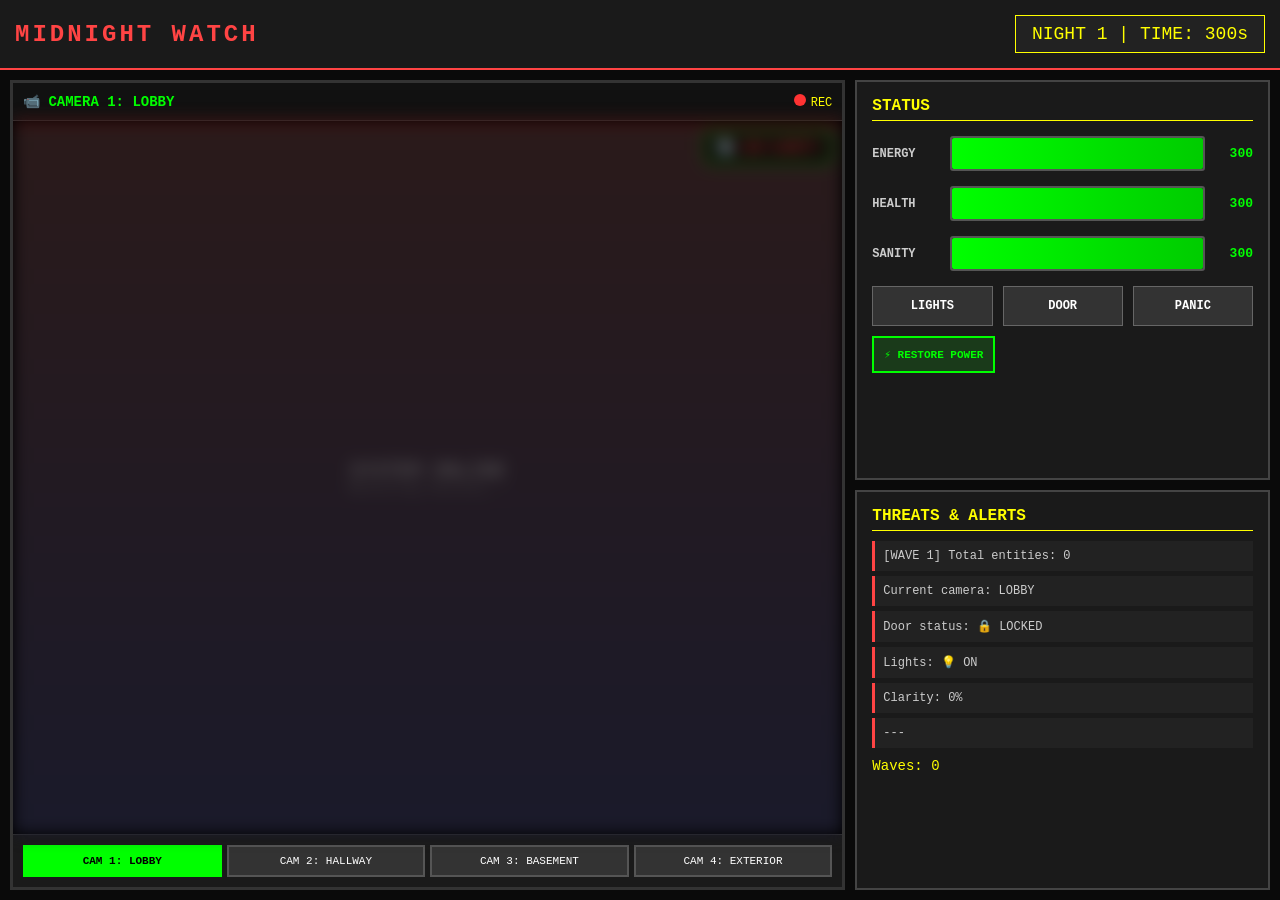
<file: horror-game.html>
<!DOCTYPE html>
<html lang="en">
<head>
    <meta charset="UTF-8">
    <meta name="viewport" content="width=device-width, initial-scale=1.0">
    <title>Midnight Watch - Survival Horror</title>
    <style>
        * {
            margin: 0;
            padding: 0;
            box-sizing: border-box;
        }

        body {
            font-family: 'Courier New', monospace;
            background: #000;
            color: #fff;
            overflow: hidden;
        }

        .game-container {
            width: 100vw;
            height: 100vh;
            display: flex;
            flex-direction: column;
            background: #0a0a0a;
        }

        .header {
            background: #1a1a1a;
            border-bottom: 2px solid #ff4444;
            padding: 15px;
            display: flex;
            justify-content: space-between;
            align-items: center;
        }

        .title {
            font-size: 24px;
            font-weight: bold;
            color: #ff4444;
            text-transform: uppercase;
            letter-spacing: 3px;
        }

        .time-display {
            font-size: 18px;
            color: #ffff00;
            background: #222;
            padding: 8px 16px;
            border: 1px solid #ffff00;
        }

        .main-content {
            flex: 1;
            display: flex;
            gap: 10px;
            padding: 10px;
        }

        .camera-view {
            flex: 2;
            background: #000;
            border: 3px solid #333;
            position: relative;
            overflow: hidden;
            display: flex;
            flex-direction: column;
        }

        .camera-header {
            background: #111;
            padding: 10px;
            border-bottom: 1px solid #333;
            display: flex;
            justify-content: space-between;
            align-items: center;
            font-size: 14px;
        }

        .camera-location {
            color: #00ff00;
            font-weight: bold;
        }

        .camera-status {
            color: #ffff00;
            font-size: 12px;
        }

        .camera-feed {
            flex: 1;
            background: linear-gradient(45deg, #1a1a1a, #2a2a2a);
            display: flex;
            flex-direction: column;
            justify-content: center;
            align-items: center;
            position: relative;
            overflow: hidden;
            filter: blur(0px);
            transition: filter 0.3s;
        }

        .camera-feed.blurred {
            filter: blur(8px);
        }

        .camera-feed.clear {
            filter: blur(0px);
        }

        .camera-scene {
            width: 100%;
            height: 100%;
            position: relative;
            display: flex;
            justify-content: center;
            align-items: center;
        }

        .scene-background {
            position: absolute;
            width: 100%;
            height: 100%;
            background-size: cover;
            background-position: center;
        }

        .lobby-bg {
            background: linear-gradient(180deg, #2a1a1a 0%, #1a1a2a 100%);
        }

        .hallway-bg {
            background: linear-gradient(90deg, #1a0a1a 0%, #0a1a2a 50%, #1a0a1a 100%);
            animation: hallway-flicker 0.3s infinite alternate;
        }

        @keyframes hallway-flicker {
            0% { filter: brightness(0.8); }
            100% { filter: brightness(1); }
        }

        .basement-bg {
            background: repeating-linear-gradient(
                45deg,
                #0a0a0a,
                #0a0a0a 10px,
                #1a0a0a 10px,
                #1a0a0a 20px
            );
        }

        .exterior-bg {
            background: linear-gradient(180deg, #000a1a 0%, #0a0a00 50%, #1a0a00 100%);
        }

        .camera-scan {
            width: 100%;
            height: 2px;
            background: rgba(255, 0, 0, 0.5);
            position: absolute;
            top: 0;
            z-index: 10;
            animation: scan 2s linear infinite;
        }

        @keyframes scan {
            0% { top: 0; }
            100% { top: 100%; }
        }

        .entity {
            width: 180px;
            height: 180px;
            background: rgba(255, 50, 50, 0.5);
            border: 3px solid #ff3232;
            display: flex;
            justify-content: center;
            align-items: center;
            font-size: 120px;
            position: absolute;
            animation: flicker 0.1s infinite;
            z-index: 5;
            filter: drop-shadow(0 0 20px #ff3232);
            border-radius: 10px;
        }

        @keyframes flicker {
            0%, 100% { opacity: 1; }
            50% { opacity: 0.8; }
        }

        @keyframes entity-move {
            0%, 100% { 
                left: 30%;
                top: 20%;
            }
            25% {
                left: 70%;
                top: 30%;
            }
            50% {
                left: 50%;
                top: 60%;
            }
            75% {
                left: 20%;
                top: 50%;
            }
        }

        .entity.moving {
            animation: flicker 0.1s infinite, entity-move 4s ease-in-out infinite;
        }

        .status-text {
            font-size: 20px;
            color: #666;
            text-align: center;
            z-index: 2;
            position: relative;
        }

        .camera-controls {
            background: #1a1a1a;
            padding: 10px;
            border-top: 1px solid #333;
            display: flex;
            gap: 5px;
            flex-wrap: wrap;
        }

        .camera-btn {
            flex: 1;
            min-width: 80px;
            padding: 8px;
            background: #333;
            border: 2px solid #555;
            color: #fff;
            cursor: pointer;
            text-transform: uppercase;
            font-family: 'Courier New', monospace;
            font-size: 11px;
            transition: all 0.2s;
        }

        .camera-btn:hover {
            background: #444;
            border-color: #fff;
        }

        .camera-btn.active {
            background: #00ff00;
            border-color: #00ff00;
            color: #000;
            font-weight: bold;
        }

        .sidebar {
            flex: 1;
            display: flex;
            flex-direction: column;
            gap: 10px;
        }

        .panel {
            background: #1a1a1a;
            border: 2px solid #444;
            padding: 15px;
            flex: 1;
            overflow-y: auto;
        }

        .panel-title {
            color: #ffff00;
            font-weight: bold;
            margin-bottom: 10px;
            text-transform: uppercase;
            border-bottom: 1px solid #ffff00;
            padding-bottom: 5px;
        }

        .resource-bar {
            margin: 15px 0;
            display: flex;
            justify-content: space-between;
            align-items: center;
            gap: 8px;
        }

        .resource-label {
            color: #ccc;
            font-size: 12px;
            min-width: 70px;
            font-weight: bold;
        }

        .bar {
            flex: 1;
            height: 35px;
            background: #333;
            border: 2px solid #555;
            position: relative;
            overflow: hidden;
            border-radius: 3px;
        }

        .bar-fill {
            height: 100%;
            background: linear-gradient(90deg, #00ff00 0%, #00cc00 100%);
            transition: width 0.3s, background-color 0.3s;
            border-radius: 2px;
        }

        .bar-fill.warning {
            background: linear-gradient(90deg, #ffff00 0%, #ffcc00 100%);
        }

        .bar-fill.danger {
            background: linear-gradient(90deg, #ff4444 0%, #ff0000 100%);
            box-shadow: 0 0 10px rgba(255, 0, 0, 0.5);
        }

        .resource-value {
            color: #00ff00;
            font-weight: bold;
            min-width: 40px;
            text-align: right;
            font-size: 13px;
        }

        .threat-list {
            list-style: none;
        }

        .threat-item {
            padding: 8px;
            margin: 5px 0;
            background: #222;
            border-left: 3px solid #ff4444;
            color: #ccc;
            font-size: 12px;
            animation: pulse-threat 1s infinite;
        }

        @keyframes pulse-threat {
            0%, 100% { opacity: 1; }
            50% { opacity: 0.7; }
        }

        .controls {
            display: flex;
            gap: 10px;
            margin-top: 15px;
        }

        .btn {
            flex: 1;
            padding: 12px;
            background: #333;
            border: 1px solid #666;
            color: #fff;
            cursor: pointer;
            text-transform: uppercase;
            font-family: 'Courier New', monospace;
            font-size: 12px;
            transition: all 0.2s;
            font-weight: bold;
        }

        .btn:hover {
            background: #444;
            border-color: #fff;
        }

        .btn.active {
            background: #ff4444;
            border-color: #ff4444;
            color: #000;
        }

        .power-btn {
            flex: 1;
            padding: 10px;
            background: #1a3a1a;
            border: 2px solid #00ff00;
            color: #00ff00;
            cursor: pointer;
            text-transform: uppercase;
            font-family: 'Courier New', monospace;
            font-size: 11px;
            transition: all 0.2s;
            font-weight: bold;
            margin-top: 10px;
        }

        .power-btn:hover {
            background: #2a5a2a;
            border-color: #00ff00;
            box-shadow: 0 0 15px rgba(0, 255, 0, 0.5);
        }

        .mini-game-modal {
            display: none;
            position: fixed;
            top: 0;
            left: 0;
            width: 100%;
            height: 100%;
            background: rgba(0, 0, 0, 0.95);
            z-index: 2000;
            justify-content: center;
            align-items: center;
            flex-direction: column;
        }

        .mini-game-modal.show {
            display: flex;
        }

        .mini-game-content {
            background: #1a1a1a;
            border: 3px solid #00ff00;
            padding: 30px;
            border-radius: 10px;
            text-align: center;
            max-width: 600px;
        }

        .mini-game-title {
            font-size: 28px;
            color: #00ff00;
            margin-bottom: 20px;
            text-transform: uppercase;
            letter-spacing: 2px;
        }

        .mini-game-subtitle {
            font-size: 14px;
            color: #ccc;
            margin-bottom: 20px;
        }

        .switches-container {
            display: grid;
            grid-template-columns: repeat(3, 1fr);
            gap: 15px;
            margin: 20px 0;
        }

        .switch {
            width: 80px;
            height: 120px;
            background: #222;
            border: 2px solid #444;
            cursor: pointer;
            display: flex;
            flex-direction: column;
            justify-content: center;
            align-items: center;
            transition: all 0.2s;
            border-radius: 5px;
        }

        .switch:hover {
            border-color: #00ff00;
            box-shadow: 0 0 15px rgba(0, 255, 0, 0.3);
        }

        .switch.on {
            background: #001a00;
            border-color: #00ff00;
            box-shadow: 0 0 20px rgba(0, 255, 0, 0.6);
        }

        .switch-lever {
            font-size: 40px;
            margin-bottom: 10px;
            transition: transform 0.2s;
        }

        .switch.on .switch-lever {
            transform: rotate(180deg);
        }

        .switch-label {
            font-size: 10px;
            color: #888;
        }

        .switch.on .switch-label {
            color: #00ff00;
        }

        .mini-game-timer {
            font-size: 18px;
            color: #ffff00;
            margin: 20px 0;
            font-weight: bold;
        }

        .mini-game-success {
            font-size: 20px;
            color: #00ff00;
            margin: 20px 0;
        }

        .mini-game-close {
            padding: 12px 30px;
            background: #ff4444;
            border: none;
            color: #000;
            cursor: pointer;
            text-transform: uppercase;
            font-family: 'Courier New', monospace;
            font-weight: bold;
            font-size: 14px;
            margin-top: 20px;
            border-radius: 3px;
        }

        .mini-game-close:hover {
            background: #ff6666;
        }

        .game-over {
            display: none;
            position: fixed;
            top: 0;
            left: 0;
            width: 100%;
            height: 100%;
            background: rgba(0, 0, 0, 0.9);
            z-index: 1000;
            justify-content: center;
            align-items: center;
            flex-direction: column;
        }

        .game-over.show {
            display: flex;
        }

        .game-over-text {
            font-size: 48px;
            color: #ff4444;
            margin-bottom: 20px;
            text-transform: uppercase;
            letter-spacing: 3px;
        }

        .game-over-message {
            font-size: 18px;
            color: #ccc;
            margin-bottom: 30px;
        }

        .restart-btn {
            padding: 15px 40px;
            font-size: 16px;
            background: #ff4444;
            border: none;
            color: #000;
            cursor: pointer;
            text-transform: uppercase;
            font-weight: bold;
        }

        .restart-btn:hover {
            background: #ff6666;
        }

        .wave-counter {
            color: #ffff00;
            font-size: 14px;
            margin-top: 10px;
        }

        .camera-indicator {
            display: inline-block;
            width: 12px;
            height: 12px;
            background: #ff3333;
            border-radius: 50%;
            animation: pulse-camera 1s infinite;
            margin-right: 5px;
        }

        @keyframes pulse-camera {
            0%, 100% { opacity: 1; }
            50% { opacity: 0.4; }
        }

        .creature-sound {
            position: absolute;
            font-size: 14px;
            color: #ff4444;
            animation: sound-rise 2s ease-out forwards;
            pointer-events: none;
            z-index: 3;
            font-weight: bold;
            text-shadow: 0 0 10px #ff4444;
        }

        @keyframes sound-rise {
            0% {
                transform: translateY(0) scale(1);
                opacity: 1;
            }
            100% {
                transform: translateY(-80px) scale(0.5);
                opacity: 0;
            }
        }

        .glitch-effect {
            animation: glitch 0.3s infinite;
        }

        @keyframes glitch {
            0%, 100% {
                filter: brightness(1);
            }
            50% {
                filter: brightness(0.7);
            }
        }

        .clarity-indicator {
            position: absolute;
            top: 10px;
            right: 10px;
            background: rgba(0, 0, 0, 0.7);
            padding: 8px 12px;
            border-radius: 5px;
            font-size: 12px;
            color: #00ff00;
            z-index: 15;
            border: 1px solid #00ff00;
        }
    </style>
</head>
<body>
    <div class="game-container">
        <div class="header">
            <div class="title">MIDNIGHT WATCH</div>
            <div class="time-display">NIGHT <span id="wave">1</span> | TIME: <span id="timer">300</span>s</div>
        </div>

        <div class="main-content">
            <div class="camera-view">
                <div class="camera-header">
                    <span class="camera-location" id="camera-location">📹 CAMERA 1: LOBBY</span>
                    <span class="camera-status"><span class="camera-indicator"></span>REC</span>
                </div>
                <div class="camera-feed" id="camera-feed" class="blurred">
                    <div class="clarity-indicator" id="clarity-indicator">📡 LOW CLARITY</div>
                    <div class="camera-scene" id="camera-scene">
                        <div class="scene-background lobby-bg" id="scene-bg"></div>
                        <div class="camera-scan"></div>
                        <div id="entity" class="entity" style="display: none;">👹</div>
                        <div id="status-text" class="status-text">
                            <div>SYSTEM ONLINE</div>
                            <div style="font-size: 12px; color: #444;">Monitoring facility...</div>
                        </div>
                    </div>
                </div>
                <div class="camera-controls" id="camera-controls">
                    <button class="camera-btn active" onclick="game.switchCamera(0)">CAM 1: LOBBY</button>
                    <button class="camera-btn" onclick="game.switchCamera(1)">CAM 2: HALLWAY</button>
                    <button class="camera-btn" onclick="game.switchCamera(2)">CAM 3: BASEMENT</button>
                    <button class="camera-btn" onclick="game.switchCamera(3)">CAM 4: EXTERIOR</button>
                </div>
            </div>

            <div class="sidebar">
                <div class="panel">
                    <div class="panel-title">Status</div>
                    
                    <div class="resource-bar">
                        <span class="resource-label">ENERGY</span>
                        <div class="bar">
                            <div id="energy-bar" class="bar-fill" style="width: 100%;"></div>
                        </div>
                        <span id="energy-val" class="resource-value">300</span>
                    </div>

                    <div class="resource-bar">
                        <span class="resource-label">HEALTH</span>
                        <div class="bar">
                            <div id="health-bar" class="bar-fill" style="width: 100%;"></div>
                        </div>
                        <span id="health-val" class="resource-value">300</span>
                    </div>

                    <div class="resource-bar">
                        <span class="resource-label">SANITY</span>
                        <div class="bar">
                            <div id="sanity-bar" class="bar-fill" style="width: 100%;"></div>
                        </div>
                        <span id="sanity-val" class="resource-value">300</span>
                    </div>

                    <div class="controls">
                        <button class="btn" onclick="game.toggleLights()">LIGHTS</button>
                        <button class="btn" onclick="game.toggleDoor()">DOOR</button>
                        <button class="btn" onclick="game.usePanic()">PANIC</button>
                    </div>

                    <button class="power-btn" onclick="game.startPowerGame()">⚡ RESTORE POWER</button>
                </div>

                <div class="panel">
                    <div class="panel-title">Threats & Alerts</div>
                    <ul class="threat-list" id="threat-list">
                        <li class="threat-item">System initialized...</li>
                    </ul>
                    <div class="wave-counter">
                        Waves: <span id="wave-counter">0</span>
                    </div>
                </div>
            </div>
        </div>
    </div>

    <div class="mini-game-modal" id="mini-game-modal">
        <div class="mini-game-content">
            <div class="mini-game-title">⚡ POWER CONTROL CIRCUIT</div>
            <div class="mini-game-subtitle">Flip all switches UP to restore power!</div>
            <div class="mini-game-timer" id="mini-game-timer">Time: 15s</div>
            <div class="switches-container" id="switches-container"></div>
            <div class="mini-game-success" id="mini-game-success" style="display: none;">✓ POWER RESTORED!</div>
            <button class="mini-game-close" onclick="game.closePowerGame()">Close</button>
        </div>
    </div>

    <div class="game-over" id="game-over">
        <div class="game-over-text" id="game-over-title">GAME OVER</div>
        <div class="game-over-message" id="game-over-msg">You survived the night</div>
        <button class="restart-btn" onclick="location.reload()">RESTART</button>
    </div>

    <script>
        // Audio synthesis for creature sounds
        const audioContext = new (window.AudioContext || window.webkitAudioContext)();

        function playCreatureSound() {
            const now = audioContext.currentTime;
            const duration = 1.5;

            // Main creepy frequency sweep
            const osc1 = audioContext.createOscillator();
            const gain1 = audioContext.createGain();
            osc1.connect(gain1);
            gain1.connect(audioContext.destination);

            osc1.type = 'sine';
            osc1.frequency.setValueAtTime(150, now);
            osc1.frequency.exponentialRampToValueAtTime(80, now + duration);

            gain1.gain.setValueAtTime(0.3, now);
            gain1.gain.exponentialRampToValueAtTime(0.01, now + duration);

            // Distorted noise layer
            const bufferSize = audioContext.sampleRate * duration;
            const buffer = audioContext.createBuffer(1, bufferSize, audioContext.sampleRate);
            const data = buffer.getChannelData(0);
            for (let i = 0; i < bufferSize; i++) {
                data[i] = Math.random() * 2 - 1;
            }

            const source = audioContext.createBufferSource();
            source.buffer = buffer;
            
            const noiseGain = audioContext.createGain();
            source.connect(noiseGain);
            noiseGain.connect(audioContext.destination);
            
            noiseGain.gain.setValueAtTime(0.15, now);
            noiseGain.gain.exponentialRampToValueAtTime(0.01, now + duration);

            // High-pitched screech
            const osc2 = audioContext.createOscillator();
            const gain2 = audioContext.createGain();
            osc2.connect(gain2);
            gain2.connect(audioContext.destination);

            osc2.type = 'sawtooth';
            osc2.frequency.setValueAtTime(400, now);
            osc2.frequency.exponentialRampToValueAtTime(250, now + 0.5);

            gain2.gain.setValueAtTime(0.05, now);
            gain2.gain.exponentialRampToValueAtTime(0, now + 0.5);

            osc1.start(now);
            osc1.stop(now + duration);
            source.start(now);
            source.stop(now + duration);
            osc2.start(now);
            osc2.stop(now + 0.5);
        }

        function playScreech() {
            const now = audioContext.currentTime;
            const duration = 0.8;

            const osc = audioContext.createOscillator();
            const gain = audioContext.createGain();
            osc.connect(gain);
            gain.connect(audioContext.destination);

            osc.type = 'triangle';
            osc.frequency.setValueAtTime(600, now);
            osc.frequency.exponentialRampToValueAtTime(800, now + 0.2);
            osc.frequency.exponentialRampToValueAtTime(300, now + duration);

            gain.gain.setValueAtTime(0.2, now);
            gain.gain.exponentialRampToValueAtTime(0, now + duration);

            osc.start(now);
            osc.stop(now + duration);
        }

        const game = {
            wave: 1,
            time: 300,
            energy: 300,
            health: 300,
            sanity: 300,
            lightsOn: true,
            doorLocked: true,
            isPanicMode: false,
            threatCount: 0,
            wavesSurvived: 0,
            currentCamera: 0,
            cameraClarity: 0,  // 0 = blurry, 100 = clear
            powerGameActive: false,
            powerGameSwitches: [],

            // Camera system
            cameras: [
                { name: 'LOBBY', description: 'Main entrance area', threatLevel: 0, activity: [], bgClass: 'lobby-bg' },
                { name: 'HALLWAY', description: 'East corridor', threatLevel: 0, activity: [], bgClass: 'hallway-bg' },
                { name: 'BASEMENT', description: 'Underground level', threatLevel: 0, activity: [], bgClass: 'basement-bg' },
                { name: 'EXTERIOR', description: 'Outside perimeter', threatLevel: 0, activity: [], bgClass: 'exterior-bg' }
            ],

            // Creature sounds
            sounds: [
                '🔊 GHRUUUUH...',
                '🔊 SCCREEEEECH...',
                '🔊 GRRAAAHHH...',
                '🔊 WROOOAARRGH...',
                '🔊 SCREEEEEK...'
            ],

            init() {
                this.updateUI();
                this.startWave();
                setInterval(() => this.gameLoop(), 1000);
            },

            gameLoop() {
                this.time--;
                this.energy -= this.lightsOn ? 2 : 1;
                this.sanity -= this.isPanicMode ? 3 : 1;

                if (this.energy < 0) this.energy = 0;
                if (this.sanity < 0) this.sanity = 0;

                if (this.energy <= 0) {
                    this.health -= 5;
                    this.cameraClarity = Math.max(0, this.cameraClarity - 5);
                }

                if (this.health <= 0) {
                    this.gameOver('You were consumed by the darkness...');
                    return;
                }

                if (this.time <= 0) {
                    this.completeWave();
                    return;
                }

                this.updateUI();
                
                if (Math.random() < 0.02 * this.wave) {
                    this.threatAppears();
                }
            },

            startWave() {
                this.time = 300;
                this.threatCount = 0;
                this.cameras.forEach(cam => {
                    cam.threatLevel = 0;
                    cam.activity = [];
                });
                this.updateThreats();
            },

            threatAppears() {
                const cameraIndex = Math.floor(Math.random() * this.cameras.length);
                const camera = this.cameras[cameraIndex];
                
                this.threatCount++;
                camera.threatLevel++;
                camera.activity.push(`🚨 Threat detected at ${Date.now()}`);

                // If threat is in current camera, show it
                if (cameraIndex === this.currentCamera) {
                    const entity = document.getElementById('entity');
                    const statusText = document.getElementById('status-text');
                    const scene = document.getElementById('camera-scene');
                    
                    entity.style.display = 'block';
                    entity.style.left = Math.random() * 80 + '%';
                    entity.style.top = Math.random() * 80 + '%';
                    entity.classList.add('moving');
                    
                    scene.classList.add('glitch-effect');
                    
                    statusText.innerHTML = `<div style="color: #ff4444;">⚠️ THREAT DETECTED IN ${camera.name} ⚠️</div>`;

                    // Play creature sound
                    playCreatureSound();

                    // Display sound effect text
                    const soundText = document.createElement('div');
                    soundText.className = 'creature-sound';
                    soundText.textContent = this.sounds[Math.floor(Math.random() * this.sounds.length)];
                    soundText.style.left = entity.style.left;
                    soundText.style.top = entity.style.top;
                    scene.appendChild(soundText);
                    setTimeout(() => soundText.remove(), 2000);

                    this.sanity -= 10;
                    if (!this.doorLocked) this.health -= 15;

                    setTimeout(() => {
                        entity.style.display = 'none';
                        entity.classList.remove('moving');
                        scene.classList.remove('glitch-effect');
                        statusText.innerHTML = `<div>SYSTEM ONLINE</div><div style="font-size: 12px; color: #444;">Monitoring facility...</div>`;
                    }, 1500);
                } else {
                    // Alert about threat in other camera with quiet sound
                    playScreech();
                    this.sanity -= 5;
                }

                this.updateThreats();
            },

            switchCamera(index) {
                this.currentCamera = index;
                const camera = this.cameras[index];
                
                // Update scene background
                const bgElement = document.getElementById('scene-bg');
                bgElement.className = `scene-background ${camera.bgClass}`;
                
                // Update UI
                document.getElementById('camera-location').textContent = `📹 CAMERA ${index + 1}: ${camera.name}`;
                
                // Update button states
                const buttons = document.querySelectorAll('.camera-btn');
                buttons.forEach((btn, i) => {
                    btn.classList.toggle('active', i === index);
                });

                // Clear current view and show camera feed
                const statusText = document.getElementById('status-text');
                if (camera.activity.length > 0) {
                    statusText.innerHTML = `<div style="color: #ffff00;">⚠️ ACTIVITY IN ${camera.name}</div><div style="font-size: 12px; color: #ff9900;">Threat Level: ${camera.threatLevel}</div>`;
                } else {
                    statusText.innerHTML = `<div>CAMERA ${index + 1}: ${camera.name}</div><div style="font-size: 12px; color: #444;">${camera.description}</div>`;
                }

                document.getElementById('entity').style.display = 'none';
                this.energy -= 5; // Switching cameras costs energy
                this.updateCameraClarity();
            },

            updateCameraClarity() {
                const feed = document.getElementById('camera-feed');
                const indicator = document.getElementById('clarity-indicator');
                
                if (this.cameraClarity < 30) {
                    feed.classList.remove('clear');
                    feed.classList.add('blurred');
                    indicator.textContent = '📡 LOW CLARITY';
                    indicator.style.color = '#ff4444';
                } else if (this.cameraClarity < 70) {
                    feed.classList.remove('clear', 'blurred');
                    feed.style.filter = `blur(${8 - (this.cameraClarity / 10)}px)`;
                    indicator.textContent = '📡 MEDIUM CLARITY';
                    indicator.style.color = '#ffff00';
                } else {
                    feed.classList.remove('blurred');
                    feed.classList.add('clear');
                    indicator.textContent = '📡 HIGH CLARITY - MONSTERS VISIBLE!';
                    indicator.style.color = '#00ff00';
                }
            },

            startPowerGame() {
                if (this.powerGameActive) return;
                this.powerGameActive = true;

                // Generate random switches
                this.powerGameSwitches = Array.from({length: 9}, () => Math.random() > 0.5);
                
                const modal = document.getElementById('mini-game-modal');
                modal.classList.add('show');
                
                const container = document.getElementById('switches-container');
                container.innerHTML = '';
                
                this.powerGameSwitches.forEach((state, i) => {
                    const switchEl = document.createElement('div');
                    switchEl.className = 'switch' + (state ? ' on' : '');
                    switchEl.innerHTML = `<div class="switch-lever">${state ? '⬇️' : '⬆️'}</div><div class="switch-label">SW${i+1}</div>`;
                    switchEl.onclick = () => this.toggleSwitch(i);
                    container.appendChild(switchEl);
                });

                // Start countdown
                let timeLeft = 15;
                const timerEl = document.getElementById('mini-game-timer');
                const successEl = document.getElementById('mini-game-success');
                successEl.style.display = 'none';
                
                const timerInterval = setInterval(() => {
                    timeLeft--;
                    timerEl.textContent = `Time: ${timeLeft}s`;
                    
                    if (this.checkPowerGameWin()) {
                        clearInterval(timerInterval);
                        successEl.style.display = 'block';
                        timerEl.textContent = 'POWER RESTORED!';
                        this.cameraClarity = 100;
                        this.energy = Math.min(300, this.energy + 100);
                        this.updateCameraClarity();
                        setTimeout(() => {
                            this.closePowerGame();
                        }, 2000);
                    } else if (timeLeft <= 0) {
                        clearInterval(timerInterval);
                        timerEl.textContent = 'POWER RESTORATION FAILED';
                        timerEl.style.color = '#ff4444';
                        setTimeout(() => {
                            this.closePowerGame();
                        }, 2000);
                    }
                }, 1000);
            },

            toggleSwitch(index) {
                this.powerGameSwitches[index] = !this.powerGameSwitches[index];
                
                const switches = document.querySelectorAll('.switch');
                if (this.powerGameSwitches[index]) {
                    switches[index].classList.add('on');
                } else {
                    switches[index].classList.remove('on');
                }
            },

            checkPowerGameWin() {
                return this.powerGameSwitches.every(s => s === true);
            },

            closePowerGame() {
                const modal = document.getElementById('mini-game-modal');
                modal.classList.remove('show');
                this.powerGameActive = false;
            },

            updateThreats() {
                const threatList = document.getElementById('threat-list');
                threatList.innerHTML = '';
                
                const threats = [
                    `[WAVE ${this.wave}] Total entities: ${this.threatCount}`,
                    `Current camera: ${this.cameras[this.currentCamera].name}`,
                    `Door status: ${this.doorLocked ? '🔒 LOCKED' : '🔓 UNLOCKED'}`,
                    `Lights: ${this.lightsOn ? '💡 ON' : '⚫ OFF'}`,
                    `Clarity: ${this.cameraClarity}%`,
                    `---`,
                ];

                // Add per-camera threat levels
                this.cameras.forEach((cam, i) => {
                    if (cam.threatLevel > 0) {
                        threats.push(`⚠️ ${cam.name}: Level ${cam.threatLevel}`);
                    }
                });

                threats.forEach(threat => {
                    const li = document.createElement('li');
                    li.className = 'threat-item';
                    li.textContent = threat;
                    threatList.appendChild(li);
                });

                document.getElementById('wave-counter').textContent = this.wavesSurvived;
            },

            toggleLights() {
                this.lightsOn = !this.lightsOn;
                document.querySelector('.btn:nth-child(1)').classList.toggle('active', this.lightsOn);
                this.energy -= 20;
            },

            toggleDoor() {
                this.doorLocked = !this.doorLocked;
                document.querySelector('.btn:nth-child(2)').classList.toggle('active', !this.doorLocked);
                this.energy -= 10;
            },

            usePanic() {
                this.isPanicMode = !this.isPanicMode;
                document.querySelector('.btn:nth-child(3)').classList.toggle('active', this.isPanicMode);
                if (this.isPanicMode) {
                    this.health += 20;
                    if (this.health > 300) this.health = 300;
                    setTimeout(() => {
                        this.isPanicMode = false;
                        document.querySelector('.btn:nth-child(3)').classList.remove('active');
                    }, 5000);
                }
            },

            completeWave() {
                this.wavesSurvived++;
                this.wave++;
                this.energy = Math.min(300, this.energy + 50);
                this.health = Math.min(300, this.health + 40);
                this.sanity = Math.min(300, this.sanity + 60);
                this.cameraClarity = Math.max(0, this.cameraClarity - 20);
                this.updateCameraClarity();
                this.startWave();
            },

            gameOver(reason) {
                document.getElementById('game-over').classList.add('show');
                document.getElementById('game-over-msg').textContent = `${reason} | Waves survived: ${this.wavesSurvived}`;
            },

            updateUI() {
                document.getElementById('timer').textContent = this.time;
                document.getElementById('wave').textContent = this.wave;

                const updateBar = (id, value, label) => {
                    const bar = document.getElementById(id);
                    bar.style.width = (value / 300) * 100 + '%';
                    bar.classList.remove('warning', 'danger');
                    if (value < 90) bar.classList.add('danger');
                    else if (value < 180) bar.classList.add('warning');
                    document.getElementById(label).textContent = Math.round(value);
                };

                updateBar('energy-bar', this.energy, 'energy-val');
                updateBar('health-bar', this.health, 'health-val');
                updateBar('sanity-bar', this.sanity, 'sanity-val');
                
                this.updateThreats();
                this.updateCameraClarity();
            }
        };

        game.init();
    </script>
</body>
</html>
</file>
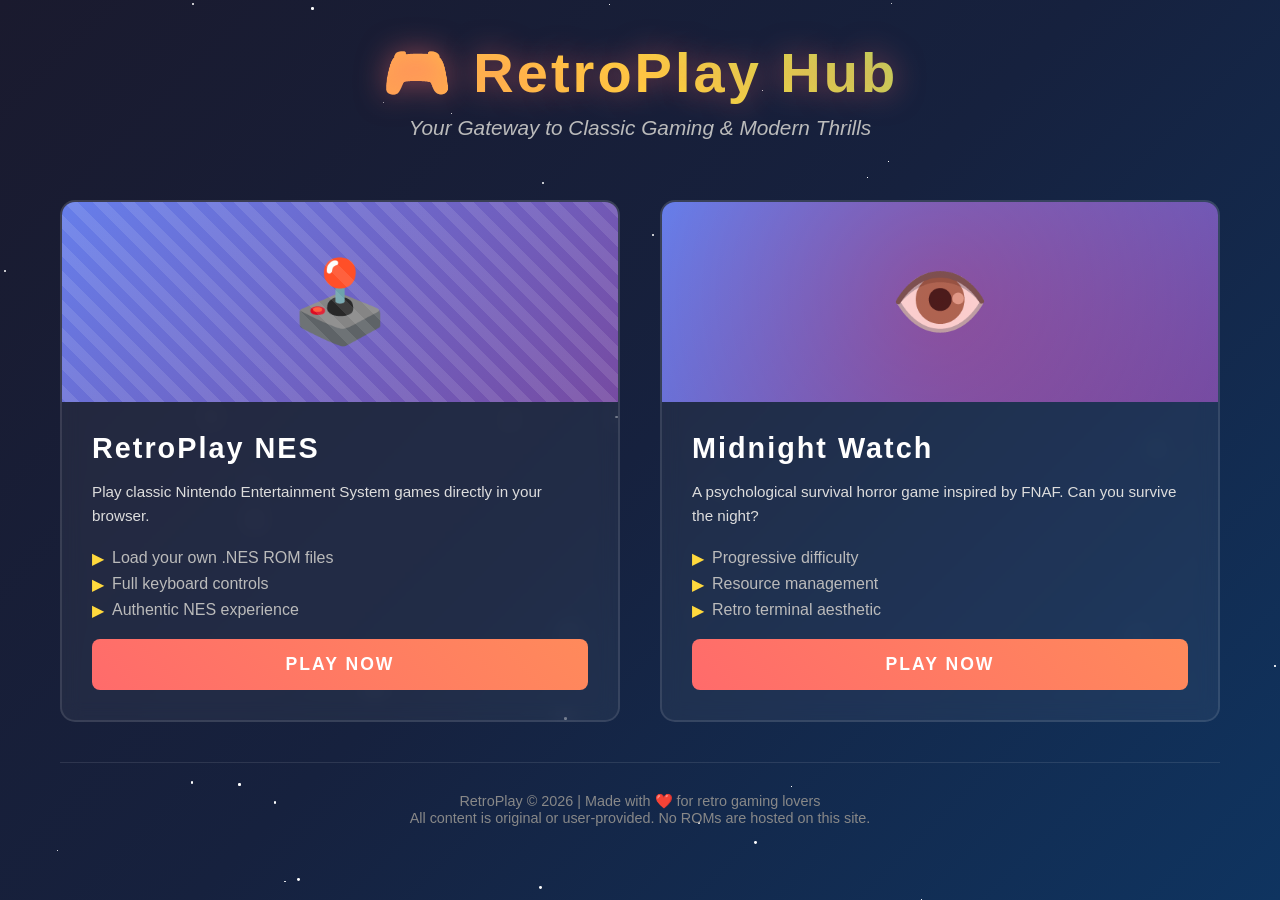
<file: hub.html>
<!DOCTYPE html>
<html lang="en">
<head>
    <meta charset="UTF-8">
    <meta name="viewport" content="width=device-width, initial-scale=1.0">
    <title>RetroPlay - Gaming Hub</title>
    <style>
        * {
            margin: 0;
            padding: 0;
            box-sizing: border-box;
        }

        body {
            font-family: 'Arial', sans-serif;
            background: linear-gradient(135deg, #1a1a2e 0%, #16213e 50%, #0f3460 100%);
            color: #fff;
            min-height: 100vh;
            overflow-x: hidden;
        }

        .stars {
            position: fixed;
            top: 0;
            left: 0;
            width: 100%;
            height: 100%;
            pointer-events: none;
        }

        .star {
            position: absolute;
            background: white;
            border-radius: 50%;
            animation: twinkle 3s infinite;
        }

        @keyframes twinkle {
            0%, 100% { opacity: 0.3; }
            50% { opacity: 1; }
        }

        .container {
            position: relative;
            z-index: 10;
            max-width: 1200px;
            margin: 0 auto;
            padding: 40px 20px;
        }

        header {
            text-align: center;
            margin-bottom: 60px;
        }

        header h1 {
            font-size: 3.5em;
            margin-bottom: 10px;
            background: linear-gradient(45deg, #ff6b6b, #ffd93d, #6bcf7f);
            -webkit-background-clip: text;
            -webkit-text-fill-color: transparent;
            background-clip: text;
            text-shadow: 0 0 30px rgba(255, 107, 107, 0.5);
            letter-spacing: 3px;
        }

        header p {
            font-size: 1.3em;
            color: #bbb;
            font-style: italic;
        }

        .games-grid {
            display: grid;
            grid-template-columns: repeat(auto-fit, minmax(350px, 1fr));
            gap: 40px;
            margin-bottom: 40px;
        }

        .game-card {
            background: rgba(255, 255, 255, 0.05);
            border: 2px solid rgba(255, 255, 255, 0.1);
            border-radius: 15px;
            overflow: hidden;
            transition: all 0.3s ease;
            cursor: pointer;
            backdrop-filter: blur(10px);
            position: relative;
            height: 100%;
        }

        .game-card:hover {
            transform: translateY(-10px);
            border-color: rgba(255, 255, 255, 0.3);
            background: rgba(255, 255, 255, 0.1);
            box-shadow: 0 20px 40px rgba(0, 0, 0, 0.3);
        }

        .game-card-header {
            height: 200px;
            display: flex;
            justify-content: center;
            align-items: center;
            font-size: 80px;
            overflow: hidden;
            position: relative;
        }

        .game-card-1 {
            background: linear-gradient(135deg, #667eea 0%, #764ba2 100%);
        }

        .game-card-1::before {
            content: '';
            position: absolute;
            top: -50%;
            left: -50%;
            width: 200%;
            height: 200%;
            background: repeating-linear-gradient(
                45deg,
                transparent,
                transparent 10px,
                rgba(255, 255, 255, 0.1) 10px,
                rgba(255, 255, 255, 0.1) 20px
            );
            animation: slide 20s linear infinite;
        }

        .game-card-2 {
            background: linear-gradient(135deg, #667eea 0%, #764ba2 100%);
        }

        .game-card-2::before {
            content: '';
            position: absolute;
            top: 0;
            left: 0;
            width: 100%;
            height: 100%;
            background: radial-gradient(circle at 50% 50%, rgba(255, 0, 0, 0.2), transparent);
            animation: pulse 2s ease-in-out infinite;
        }

        @keyframes slide {
            0% { transform: translate(0, 0); }
            100% { transform: translate(50px, 50px); }
        }

        @keyframes pulse {
            0%, 100% { opacity: 0.5; }
            50% { opacity: 1; }
        }

        .game-card-content {
            padding: 30px;
            position: relative;
            z-index: 2;
        }

        .game-title {
            font-size: 1.8em;
            font-weight: bold;
            margin-bottom: 15px;
            letter-spacing: 2px;
        }

        .game-description {
            color: #ddd;
            line-height: 1.6;
            margin-bottom: 20px;
            font-size: 0.95em;
        }

        .game-features {
            list-style: none;
            margin-bottom: 20px;
        }

        .game-features li {
            color: #bbb;
            margin-bottom: 8px;
            padding-left: 20px;
            position: relative;
        }

        .game-features li:before {
            content: '▶';
            position: absolute;
            left: 0;
            color: #ffd93d;
        }

        .play-btn {
            width: 100%;
            padding: 15px;
            background: linear-gradient(45deg, #ff6b6b, #ff8a5b);
            border: none;
            border-radius: 8px;
            color: white;
            font-size: 1.1em;
            font-weight: bold;
            cursor: pointer;
            transition: all 0.3s ease;
            text-transform: uppercase;
            letter-spacing: 2px;
        }

        .play-btn:hover {
            transform: scale(1.05);
            box-shadow: 0 10px 25px rgba(255, 107, 107, 0.4);
        }

        .play-btn:active {
            transform: scale(0.98);
        }

        .footer {
            text-align: center;
            padding: 30px 0;
            border-top: 1px solid rgba(255, 255, 255, 0.1);
            color: #888;
            font-size: 0.9em;
        }

        .modal {
            display: none;
            position: fixed;
            top: 0;
            left: 0;
            width: 100%;
            height: 100%;
            background: rgba(0, 0, 0, 0.9);
            z-index: 1000;
            justify-content: center;
            align-items: center;
            animation: fadeIn 0.3s ease;
        }

        @keyframes fadeIn {
            from { opacity: 0; }
            to { opacity: 1; }
        }

        .modal.show {
            display: flex;
        }

        .modal-content {
            background: #1a1a2e;
            border: 2px solid #ff6b6b;
            border-radius: 10px;
            padding: 40px;
            max-width: 500px;
            text-align: center;
            animation: slideIn 0.3s ease;
        }

        @keyframes slideIn {
            from {
                transform: translateY(-50px);
                opacity: 0;
            }
            to {
                transform: translateY(0);
                opacity: 1;
            }
        }

        .modal-title {
            font-size: 2em;
            color: #ff6b6b;
            margin-bottom: 20px;
            letter-spacing: 2px;
        }

        .modal-message {
            color: #bbb;
            margin-bottom: 30px;
            line-height: 1.6;
        }

        .modal-buttons {
            display: flex;
            gap: 15px;
        }

        .modal-btn {
            flex: 1;
            padding: 12px 20px;
            border: 1px solid #fff;
            background: transparent;
            color: #fff;
            cursor: pointer;
            border-radius: 5px;
            transition: all 0.3s ease;
            text-transform: uppercase;
            font-weight: bold;
        }

        .modal-btn.primary {
            background: #ff6b6b;
            border-color: #ff6b6b;
        }

        .modal-btn:hover {
            transform: scale(1.05);
        }

        @media (max-width: 768px) {
            header h1 {
                font-size: 2.5em;
            }

            .games-grid {
                grid-template-columns: 1fr;
            }

            .game-card-header {
                height: 150px;
                font-size: 60px;
            }
        }
    </style>
</head>
<body>
    <div class="stars" id="stars"></div>

    <div class="container">
        <header>
            <h1>🎮 RetroPlay Hub</h1>
            <p>Your Gateway to Classic Gaming & Modern Thrills</p>
        </header>

        <div class="games-grid">
            <!-- NES Emulator Card -->
            <div class="game-card">
                <div class="game-card-header game-card-1">🕹️</div>
                <div class="game-card-content">
                    <h2 class="game-title">RetroPlay NES</h2>
                    <p class="game-description">
                        Play classic Nintendo Entertainment System games directly in your browser.
                    </p>
                    <ul class="game-features">
                        <li>Load your own .NES ROM files</li>
                        <li>Full keyboard controls</li>
                        <li>Authentic NES experience</li>
                    </ul>
                    <button class="play-btn" onclick="playGame('nes')">Play Now</button>
                </div>
            </div>

            <!-- Horror Game Card -->
            <div class="game-card">
                <div class="game-card-header game-card-2">👁️</div>
                <div class="game-card-content">
                    <h2 class="game-title">Midnight Watch</h2>
                    <p class="game-description">
                        A psychological survival horror game inspired by FNAF. Can you survive the night?
                    </p>
                    <ul class="game-features">
                        <li>Progressive difficulty</li>
                        <li>Resource management</li>
                        <li>Retro terminal aesthetic</li>
                    </ul>
                    <button class="play-btn" onclick="playGame('horror')">Play Now</button>
                </div>
            </div>
        </div>

        <footer class="footer">
            <p>RetroPlay © 2026 | Made with ❤️ for retro gaming lovers</p>
            <p>All content is original or user-provided. No ROMs are hosted on this site.</p>
        </footer>
    </div>

    <!-- Modal for game launch -->
    <div class="modal" id="gameModal">
        <div class="modal-content">
            <div class="modal-title" id="modalTitle">Loading...</div>
            <div class="modal-message" id="modalMessage">Launching your game...</div>
            <div class="modal-buttons">
                <button class="modal-btn primary" onclick="confirmPlay()">Launch</button>
                <button class="modal-btn" onclick="closeModal()">Cancel</button>
            </div>
        </div>
    </div>

    <script>
        // Generate random stars
        function generateStars() {
            const starsContainer = document.getElementById('stars');
            for (let i = 0; i < 50; i++) {
                const star = document.createElement('div');
                star.className = 'star';
                star.style.width = Math.random() * 3 + 'px';
                star.style.height = star.style.width;
                star.style.left = Math.random() * 100 + '%';
                star.style.top = Math.random() * 100 + '%';
                star.style.animationDelay = Math.random() * 3 + 's';
                starsContainer.appendChild(star);
            }
        }

        generateStars();

        let selectedGame = '';

        function playGame(game) {
            selectedGame = game;
            const modal = document.getElementById('gameModal');
            const title = document.getElementById('modalTitle');
            const message = document.getElementById('modalMessage');

            if (game === 'nes') {
                title.textContent = '🕹️ RetroPlay NES';
                message.textContent = 'Ready to play classic NES games? Click Launch to begin!';
            } else if (game === 'horror') {
                title.textContent = '👁️ Midnight Watch';
                message.textContent = 'Are you ready to survive the night? Enter if you dare...';
            }

            modal.classList.add('show');
        }

        function confirmPlay() {
            if (selectedGame === 'nes') {
                window.location.href = 'index.html';
            } else if (selectedGame === 'horror') {
                window.location.href = 'horror-game.html';
            }
        }

        function closeModal() {
            document.getElementById('gameModal').classList.remove('show');
            selectedGame = '';
        }

        // Close modal on background click
        document.getElementById('gameModal').addEventListener('click', function(e) {
            if (e.target === this) closeModal();
        });

        // Prevent modal close on content click
        document.querySelector('.modal-content').addEventListener('click', function(e) {
            e.stopPropagation();
        });
    </script>
</body>
</html>
</file>
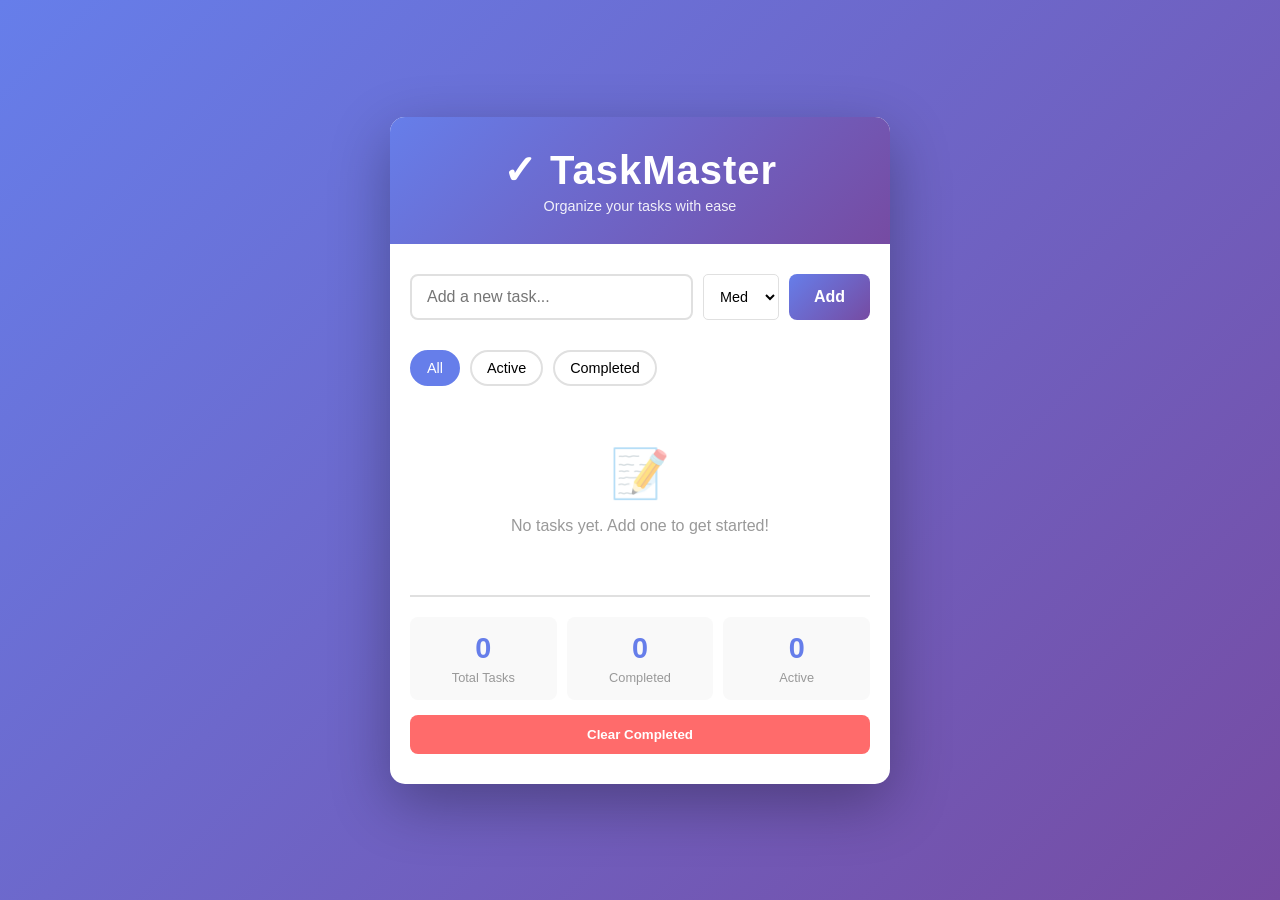
<file: todo.html>
<!DOCTYPE html>
<html lang="en">
<head>
    <meta charset="UTF-8">
    <meta name="viewport" content="width=device-width, initial-scale=1.0">
    <title>TaskMaster - To-Do List</title>
    <style>
        * {
            margin: 0;
            padding: 0;
            box-sizing: border-box;
        }

        body {
            font-family: 'Segoe UI', Tahoma, Geneva, Verdana, sans-serif;
            background: linear-gradient(135deg, #667eea 0%, #764ba2 100%);
            min-height: 100vh;
            display: flex;
            justify-content: center;
            align-items: center;
            padding: 20px;
        }

        .container {
            background: white;
            border-radius: 15px;
            box-shadow: 0 20px 60px rgba(0, 0, 0, 0.3);
            width: 100%;
            max-width: 500px;
            overflow: hidden;
        }

        .header {
            background: linear-gradient(135deg, #667eea 0%, #764ba2 100%);
            color: white;
            padding: 30px 20px;
            text-align: center;
        }

        .header h1 {
            font-size: 2.5em;
            margin-bottom: 5px;
            letter-spacing: 1px;
        }

        .header p {
            font-size: 0.9em;
            opacity: 0.9;
        }

        .content {
            padding: 30px 20px;
        }

        .input-section {
            display: flex;
            gap: 10px;
            margin-bottom: 30px;
        }

        #taskInput {
            flex: 1;
            padding: 12px 15px;
            border: 2px solid #e0e0e0;
            border-radius: 8px;
            font-size: 1em;
            transition: border-color 0.3s;
        }

        #taskInput:focus {
            outline: none;
            border-color: #667eea;
            box-shadow: 0 0 0 3px rgba(102, 126, 234, 0.1);
        }

        .add-btn {
            padding: 12px 25px;
            background: linear-gradient(135deg, #667eea 0%, #764ba2 100%);
            color: white;
            border: none;
            border-radius: 8px;
            cursor: pointer;
            font-size: 1em;
            font-weight: bold;
            transition: all 0.3s;
        }

        .add-btn:hover {
            transform: translateY(-2px);
            box-shadow: 0 5px 15px rgba(102, 126, 234, 0.4);
        }

        .add-btn:active {
            transform: translateY(0);
        }

        .filter-section {
            display: flex;
            gap: 10px;
            margin-bottom: 20px;
            flex-wrap: wrap;
        }

        .filter-btn {
            padding: 8px 15px;
            border: 2px solid #e0e0e0;
            background: white;
            border-radius: 20px;
            cursor: pointer;
            transition: all 0.3s;
            font-size: 0.9em;
            font-weight: 500;
        }

        .filter-btn.active {
            background: #667eea;
            color: white;
            border-color: #667eea;
        }

        .filter-btn:hover {
            border-color: #667eea;
        }

        .tasks-section {
            max-height: 400px;
            overflow-y: auto;
        }

        .task-list {
            list-style: none;
        }

        .task-item {
            display: flex;
            align-items: center;
            padding: 15px;
            background: #f9f9f9;
            border-radius: 8px;
            margin-bottom: 10px;
            transition: all 0.3s;
            border-left: 4px solid #667eea;
        }

        .task-item:hover {
            background: #f0f0f0;
            transform: translateX(5px);
        }

        .task-item.completed {
            opacity: 0.6;
            border-left-color: #27ae60;
        }

        .task-item.completed .task-text {
            text-decoration: line-through;
            color: #999;
        }

        .checkbox {
            width: 20px;
            height: 20px;
            margin-right: 15px;
            cursor: pointer;
            accent-color: #667eea;
        }

        .task-text {
            flex: 1;
            font-size: 1em;
            color: #333;
            word-break: break-word;
        }

        .task-priority {
            padding: 4px 8px;
            border-radius: 4px;
            font-size: 0.75em;
            font-weight: bold;
            margin-right: 10px;
            text-transform: uppercase;
        }

        .priority-high {
            background: #ffebee;
            color: #c62828;
        }

        .priority-medium {
            background: #fff3e0;
            color: #e65100;
        }

        .priority-low {
            background: #e8f5e9;
            color: #2e7d32;
        }

        .delete-btn {
            background: #ff6b6b;
            color: white;
            border: none;
            padding: 8px 12px;
            border-radius: 5px;
            cursor: pointer;
            font-size: 0.9em;
            transition: all 0.3s;
            margin-left: 10px;
        }

        .delete-btn:hover {
            background: #ff5252;
            transform: scale(1.05);
        }

        .empty-state {
            text-align: center;
            padding: 40px 20px;
            color: #999;
        }

        .empty-state-icon {
            font-size: 3em;
            margin-bottom: 15px;
            opacity: 0.5;
        }

        .stats {
            display: grid;
            grid-template-columns: 1fr 1fr 1fr;
            gap: 10px;
            margin-top: 20px;
            padding-top: 20px;
            border-top: 2px solid #e0e0e0;
        }

        .stat {
            text-align: center;
            padding: 15px;
            background: #f9f9f9;
            border-radius: 8px;
        }

        .stat-value {
            font-size: 1.8em;
            font-weight: bold;
            color: #667eea;
        }

        .stat-label {
            font-size: 0.8em;
            color: #999;
            margin-top: 5px;
        }

        .clear-all-btn {
            width: 100%;
            padding: 12px;
            margin-top: 15px;
            background: #ff6b6b;
            color: white;
            border: none;
            border-radius: 8px;
            cursor: pointer;
            font-weight: bold;
            transition: all 0.3s;
        }

        .clear-all-btn:hover {
            background: #ff5252;
        }

        .priority-select {
            padding: 8px 12px;
            border: 1px solid #e0e0e0;
            border-radius: 5px;
            font-size: 0.9em;
            cursor: pointer;
            background: white;
        }

        @media (max-width: 600px) {
            .header h1 {
                font-size: 2em;
            }

            .stats {
                grid-template-columns: 1fr;
            }

            .input-section {
                flex-direction: column;
            }

            .add-btn {
                width: 100%;
            }
        }

        /* Scrollbar styling */
        .tasks-section::-webkit-scrollbar {
            width: 8px;
        }

        .tasks-section::-webkit-scrollbar-track {
            background: #f1f1f1;
            border-radius: 10px;
        }

        .tasks-section::-webkit-scrollbar-thumb {
            background: #667eea;
            border-radius: 10px;
        }

        .tasks-section::-webkit-scrollbar-thumb:hover {
            background: #764ba2;
        }
    </style>
</head>
<body>
    <div class="container">
        <div class="header">
            <h1>✓ TaskMaster</h1>
            <p>Organize your tasks with ease</p>
        </div>

        <div class="content">
            <div class="input-section">
                <input 
                    type="text" 
                    id="taskInput" 
                    placeholder="Add a new task..."
                    onkeypress="if(event.key === 'Enter') addTask()"
                >
                <select id="prioritySelect" class="priority-select">
                    <option value="low">Low</option>
                    <option value="medium" selected>Med</option>
                    <option value="high">High</option>
                </select>
                <button class="add-btn" onclick="addTask()">Add</button>
            </div>

            <div class="filter-section">
                <button class="filter-btn active" onclick="filterTasks('all')">All</button>
                <button class="filter-btn" onclick="filterTasks('active')">Active</button>
                <button class="filter-btn" onclick="filterTasks('completed')">Completed</button>
            </div>

            <div class="tasks-section">
                <ul class="task-list" id="taskList"></ul>
                <div class="empty-state" id="emptyState" style="display: none;">
                    <div class="empty-state-icon">📝</div>
                    <p>No tasks yet. Add one to get started!</p>
                </div>
            </div>

            <div class="stats">
                <div class="stat">
                    <div class="stat-value" id="totalTasks">0</div>
                    <div class="stat-label">Total Tasks</div>
                </div>
                <div class="stat">
                    <div class="stat-value" id="completedTasks">0</div>
                    <div class="stat-label">Completed</div>
                </div>
                <div class="stat">
                    <div class="stat-value" id="activeTasks">0</div>
                    <div class="stat-label">Active</div>
                </div>
            </div>

            <button class="clear-all-btn" onclick="clearCompleted()">Clear Completed</button>
        </div>
    </div>

    <script>
        let tasks = [];
        let currentFilter = 'all';

        // Load tasks from local storage on page load
        function loadTasks() {
            const savedTasks = localStorage.getItem('tasks');
            if (savedTasks) {
                tasks = JSON.parse(savedTasks);
            }
            renderTasks();
            updateStats();
        }

        // Save tasks to local storage
        function saveTasks() {
            localStorage.setItem('tasks', JSON.stringify(tasks));
            updateStats();
        }

        // Add a new task
        function addTask() {
            const input = document.getElementById('taskInput');
            const priority = document.getElementById('prioritySelect').value;
            const taskText = input.value.trim();

            if (taskText === '') {
                alert('Please enter a task!');
                return;
            }

            const task = {
                id: Date.now(),
                text: taskText,
                completed: false,
                priority: priority,
                createdAt: new Date().toLocaleString()
            };

            tasks.unshift(task);
            saveTasks();
            input.value = '';
            input.focus();
            renderTasks();
        }

        // Toggle task completion
        function toggleTask(id) {
            const task = tasks.find(t => t.id === id);
            if (task) {
                task.completed = !task.completed;
                saveTasks();
                renderTasks();
            }
        }

        // Delete a task
        function deleteTask(id) {
            tasks = tasks.filter(t => t.id !== id);
            saveTasks();
            renderTasks();
        }

        // Clear completed tasks
        function clearCompleted() {
            if (tasks.some(t => t.completed)) {
                if (confirm('Delete all completed tasks?')) {
                    tasks = tasks.filter(t => !t.completed);
                    saveTasks();
                    renderTasks();
                }
            }
        }

        // Filter tasks
        function filterTasks(filter) {
            currentFilter = filter;
            document.querySelectorAll('.filter-btn').forEach(btn => {
                btn.classList.remove('active');
            });
            event.target.classList.add('active');
            renderTasks();
        }

        // Get filtered tasks
        function getFilteredTasks() {
            switch(currentFilter) {
                case 'active':
                    return tasks.filter(t => !t.completed);
                case 'completed':
                    return tasks.filter(t => t.completed);
                default:
                    return tasks;
            }
        }

        // Render tasks to the DOM
        function renderTasks() {
            const taskList = document.getElementById('taskList');
            const emptyState = document.getElementById('emptyState');
            const filteredTasks = getFilteredTasks();

            taskList.innerHTML = '';

            if (filteredTasks.length === 0) {
                emptyState.style.display = 'block';
                return;
            }

            emptyState.style.display = 'none';

            filteredTasks.forEach(task => {
                const li = document.createElement('li');
                li.className = `task-item ${task.completed ? 'completed' : ''}`;
                li.innerHTML = `
                    <input 
                        type="checkbox" 
                        class="checkbox"
                        ${task.completed ? 'checked' : ''}
                        onchange="toggleTask(${task.id})"
                    >
                    <span class="task-priority priority-${task.priority}">${task.priority}</span>
                    <span class="task-text">${escapeHtml(task.text)}</span>
                    <button class="delete-btn" onclick="deleteTask(${task.id})">Delete</button>
                `;
                taskList.appendChild(li);
            });
        }

        // Update statistics
        function updateStats() {
            const total = tasks.length;
            const completed = tasks.filter(t => t.completed).length;
            const active = total - completed;

            document.getElementById('totalTasks').textContent = total;
            document.getElementById('completedTasks').textContent = completed;
            document.getElementById('activeTasks').textContent = active;
        }

        // Escape HTML to prevent XSS
        function escapeHtml(text) {
            const div = document.createElement('div');
            div.textContent = text;
            return div.innerHTML;
        }

        // Initialize on page load
        window.addEventListener('load', loadTasks);
    </script>
</body>
</html>
</file>
